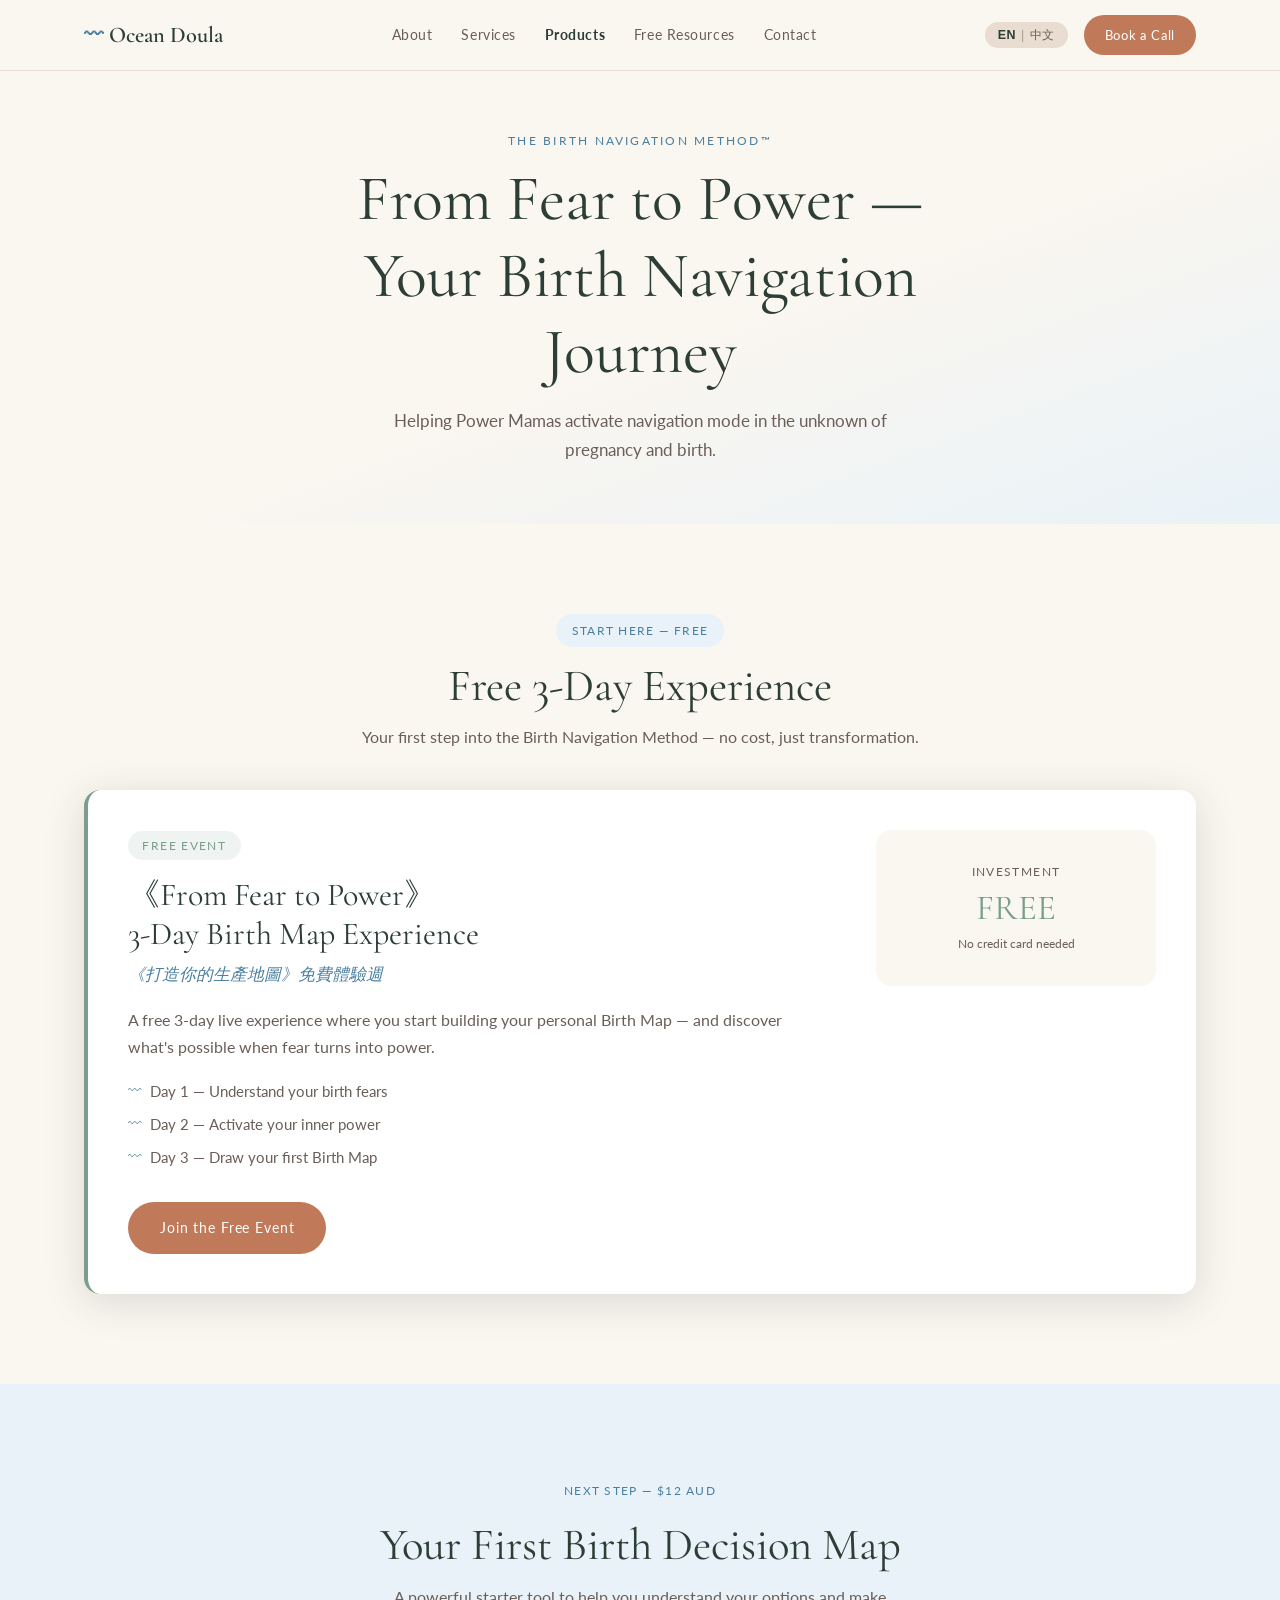
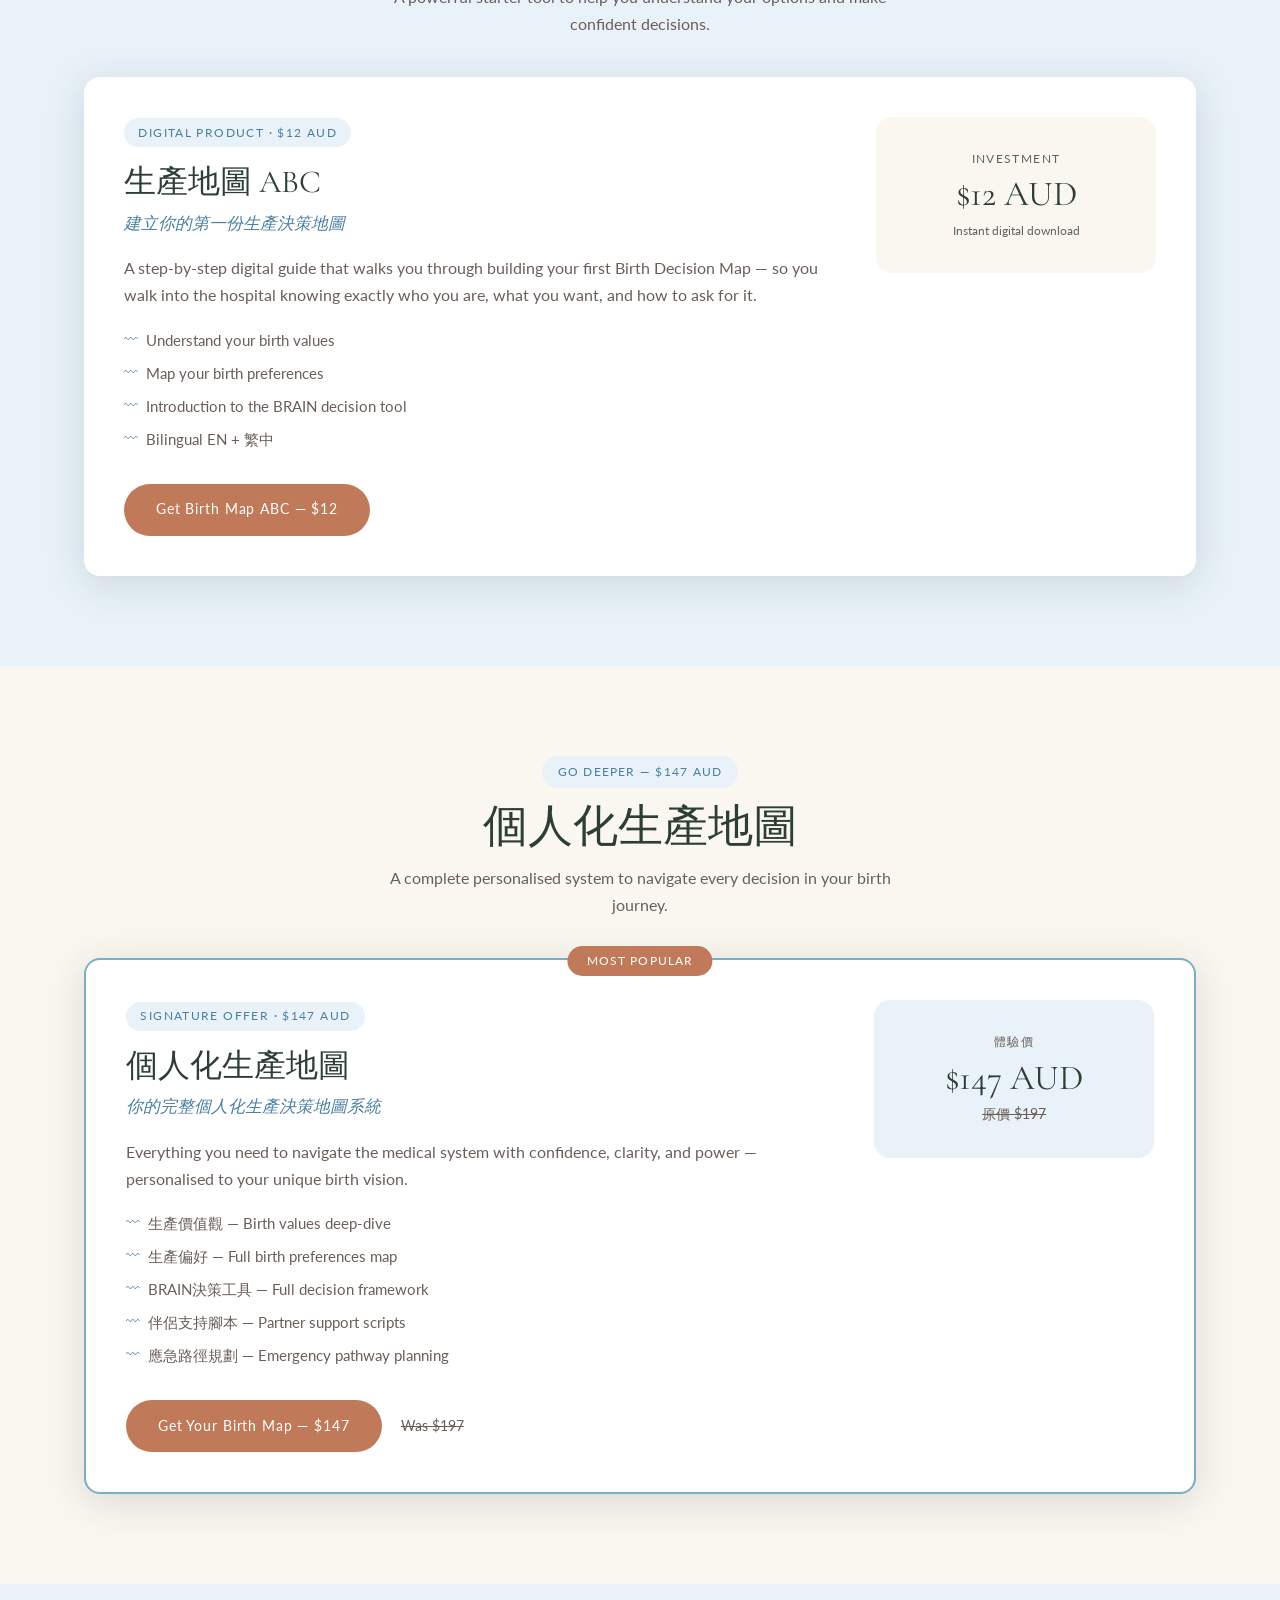
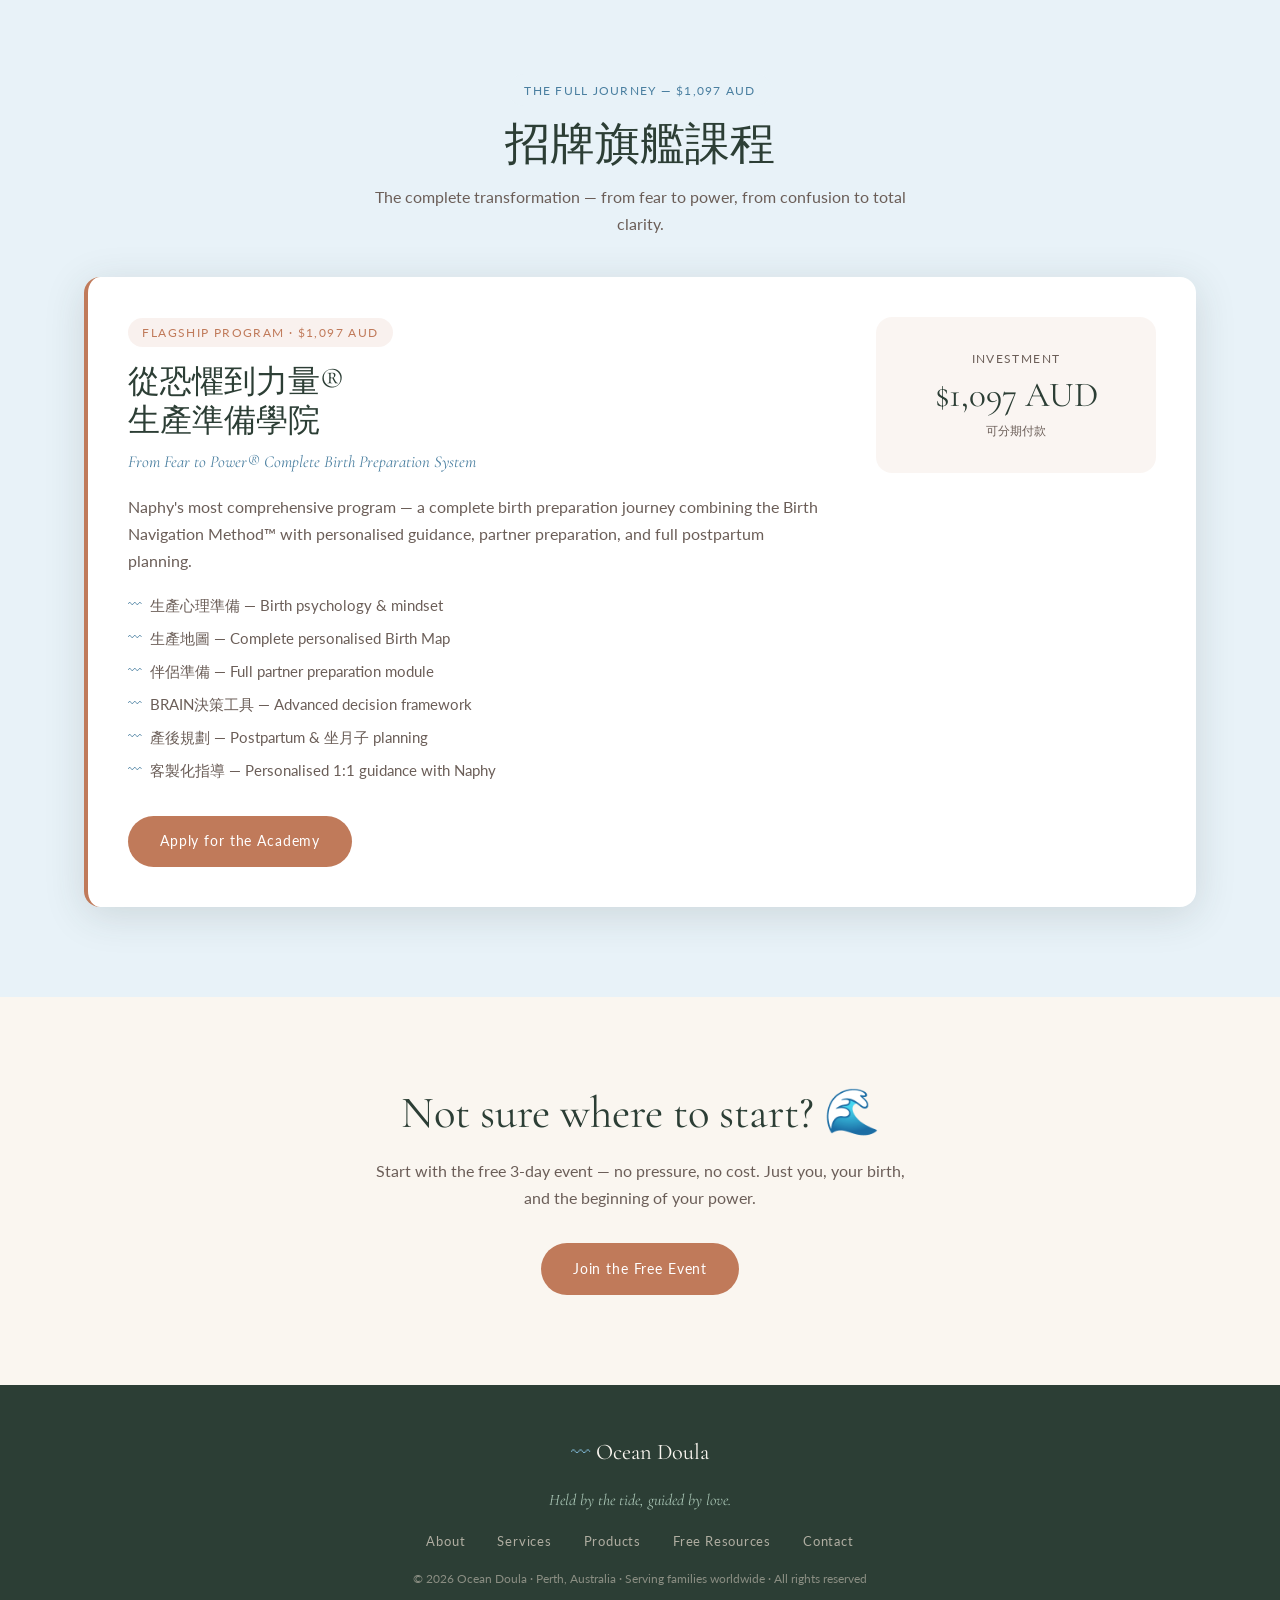
<file: products.html>
<!DOCTYPE html>
<html lang="en">
<head>
  <meta charset="UTF-8" />
  <meta name="viewport" content="width=device-width, initial-scale=1.0" />
  <title>Products | Ocean Doula</title>
  <link href="https://fonts.googleapis.com/css2?family=Cormorant+Garamond:ital,wght@0,300;0,400;0,600;1,300;1,400&family=Lato:wght@300;400&display=swap" rel="stylesheet" />
  <link rel="stylesheet" href="style.css" />
  <link rel="stylesheet" href="products.css" />
</head>
<body>

<!-- ───────────── NAVBAR ───────────── -->
<header class="navbar">
  <div class="nav-inner">
    <a href="index.html" class="logo">
      <span class="logo-wave">〰</span>
      <span class="logo-text" data-en="Ocean Doula" data-zh="海洋媽媽孕產支持">Ocean Doula</span>
    </a>
    <nav class="nav-links">
      <a href="index.html#about"    data-en="About"          data-zh="關於我">About</a>
      <a href="index.html#services" data-en="Services"       data-zh="服務">Services</a>
      <a href="products.html"       data-en="Products"       data-zh="產品" class="active">Products</a>
      <a href="resources.html"      data-en="Free Resources" data-zh="免費資源">Free Resources</a>
      <a href="index.html#contact"  data-en="Contact"        data-zh="聯繫">Contact</a>
    </nav>
    <div class="nav-right">
      <button class="lang-toggle" id="langToggle" aria-label="Switch language">
        <span class="lang-option active" id="langEN">EN</span>
        <span class="lang-sep">|</span>
        <span class="lang-option" id="langZH">中文</span>
      </button>
      <a href="index.html#contact" class="btn-primary nav-cta"
         data-en="Book a Call" data-zh="預約通話">Book a Call</a>
    </div>
  </div>
</header>

<!-- ───────────── PAGE HERO ───────────── -->
<section class="page-hero">
  <div class="page-hero-inner">
    <p class="section-eyebrow center"
       data-en="The Birth Navigation Method™"
       data-zh="生產導航法™">The Birth Navigation Method™</p>
    <h1 class="center"
        data-en="From Fear to Power —<br>Your Birth Navigation Journey"
        data-zh="從恐懼到力量 —<br>你的生產導航旅程">From Fear to Power —<br>Your Birth Navigation Journey</h1>
    <p class="page-hero-sub center"
       data-en="Helping Power Mamas activate navigation mode in the unknown of pregnancy and birth."
       data-zh="幫助力量媽媽在孕產的未知中開啟導航模式。">Helping Power Mamas activate navigation mode in the unknown of pregnancy and birth.</p>
  </div>
</section>

<!-- ───────────── PRODUCT LADDER ───────────── -->
<section class="products-section section">
  <div class="container">
    <div class="section-header">
      <span class="product-category-tag"
            data-en="Start Here — Free" data-zh="從這裡開始 — 免費">Start Here — Free</span>
      <h2 data-en="Free 3-Day Experience" data-zh="免費3天體驗">Free 3-Day Experience</h2>
      <p data-en="Your first step into the Birth Navigation Method — no cost, just transformation."
         data-zh="踏入生產導航法的第一步 — 免費，只有蛻變。">Your first step into the Birth Navigation Method — no cost, just transformation.</p>
    </div>

    <div class="ladder-card free-card">
      <div class="ladder-left">
        <div class="ladder-tag free-tag" data-en="FREE EVENT" data-zh="免費活動">FREE EVENT</div>
        <h2 data-en="《From Fear to Power》<br>3-Day Birth Map Experience"
            data-zh="《從恐懼到力量》<br>3天生產地圖體驗週">《From Fear to Power》<br>3-Day Birth Map Experience</h2>
        <p class="ladder-subtitle"
           data-en="《打造你的生產地圖》免費體驗週"
           data-zh="《打造你的生產地圖》免費體驗週">《打造你的生產地圖》免費體驗週</p>
        <p data-en="A free 3-day live experience where you start building your personal Birth Map — and discover what's possible when fear turns into power."
           data-zh="免費3天線上體驗，開始建立你的個人生產地圖 — 發現當恐懼轉化為力量時，一切皆有可能。">A free 3-day live experience where you start building your personal Birth Map — and discover what's possible when fear turns into power.</p>
        <ul class="ladder-list">
          <li data-en="Day 1 — Understand your birth fears" data-zh="第1天 — 了解你的生產恐懼">Day 1 — Understand your birth fears</li>
          <li data-en="Day 2 — Activate your inner power" data-zh="第2天 — 啟動你的內在力量">Day 2 — Activate your inner power</li>
          <li data-en="Day 3 — Draw your first Birth Map" data-zh="第3天 — 繪製你的第一份生產地圖">Day 3 — Draw your first Birth Map</li>
        </ul>
        <a href="index.html#contact" class="btn-primary"
           data-en="Join the Free Event" data-zh="加入免費活動">Join the Free Event</a>
      </div>
      <div class="ladder-right">
        <div class="ladder-price-box">
          <span class="ladder-price-label" data-en="Investment" data-zh="費用">Investment</span>
          <span class="ladder-price free-price" data-en="FREE" data-zh="免費">FREE</span>
          <span class="ladder-price-note" data-en="No credit card needed" data-zh="無需信用卡">No credit card needed</span>
        </div>
      </div>
    </div>
  </div>
</section>

<!-- ───────────── $12 OFFER ───────────── -->
<section class="products-section section bg-mist">
  <div class="container">
    <div class="section-header">
      <span class="product-category-tag"
            data-en="Next Step — $12 AUD" data-zh="下一步 — $12 澳幣">Next Step — $12 AUD</span>
      <h2 data-en="Your First Birth Decision Map" data-zh="你的第一份生產決策地圖">Your First Birth Decision Map</h2>
      <p data-en="A powerful starter tool to help you understand your options and make confident decisions."
         data-zh="幫助你了解選擇並自信做決定的強大入門工具。">A powerful starter tool to help you understand your options and make confident decisions.</p>
    </div>

    <div class="ladder-card">
      <div class="ladder-left">
        <div class="ladder-tag" data-en="DIGITAL PRODUCT · $12 AUD" data-zh="數位產品 · $12 澳幣">DIGITAL PRODUCT · $12 AUD</div>
        <h2 data-en="Birth Map ABC" data-zh="生產地圖 ABC">生產地圖 ABC</h2>
        <p class="ladder-subtitle"
           data-en="Build Your First Birth Decision Map"
           data-zh="建立你的第一份生產決策地圖">建立你的第一份生產決策地圖</p>
        <p data-en="A step-by-step digital guide that walks you through building your first Birth Decision Map — so you walk into the hospital knowing exactly who you are, what you want, and how to ask for it."
           data-zh="一份循序漸進的數位指南，引導你建立第一份生產決策地圖 — 讓你走進醫院時清楚知道自己是誰、想要什麼，以及如何為自己發聲。">A step-by-step digital guide that walks you through building your first Birth Decision Map — so you walk into the hospital knowing exactly who you are, what you want, and how to ask for it.</p>
        <ul class="ladder-list">
          <li data-en="Understand your birth values" data-zh="了解你的生產價值觀">Understand your birth values</li>
          <li data-en="Map your birth preferences" data-zh="規劃你的生產偏好">Map your birth preferences</li>
          <li data-en="Introduction to the BRAIN decision tool" data-zh="BRAIN決策工具入門">Introduction to the BRAIN decision tool</li>
          <li data-en="Bilingual EN + 繁中" data-zh="中英雙語版本">Bilingual EN + 繁中</li>
        </ul>
        <a href="index.html#contact" class="btn-primary"
           data-en="Get Birth Map ABC — $12" data-zh="立即獲取 生產地圖 ABC — $12">Get Birth Map ABC — $12</a>
      </div>
      <div class="ladder-right">
        <div class="ladder-price-box">
          <span class="ladder-price-label" data-en="Investment" data-zh="費用">Investment</span>
          <span class="ladder-price" data-en="$12 AUD" data-zh="$12 澳幣">$12 AUD</span>
          <span class="ladder-price-note" data-en="Instant digital download" data-zh="即時數位下載">Instant digital download</span>
        </div>
      </div>
    </div>
  </div>
</section>

<!-- ───────────── $147 OFFER ───────────── -->
<section class="products-section section">
  <div class="container">
    <div class="section-header">
      <span class="product-category-tag"
            data-en="Go Deeper — $147 AUD" data-zh="深入了解 — $147 澳幣">Go Deeper — $147 AUD</span>
      <h2 data-en="Your Personalised Birth Map" data-zh="個人化生產地圖">個人化生產地圖</h2>
      <p data-en="A complete personalised system to navigate every decision in your birth journey."
         data-zh="完整個人化系統，引導你應對生產旅程中的每一個決定。">A complete personalised system to navigate every decision in your birth journey.</p>
    </div>

    <div class="ladder-card featured-ladder">
      <div class="ladder-badge" data-en="Most Popular" data-zh="最受歡迎">Most Popular</div>
      <div class="ladder-left">
        <div class="ladder-tag featured-tag" data-en="SIGNATURE OFFER · $147 AUD" data-zh="招牌產品 · $147 澳幣">SIGNATURE OFFER · $147 AUD</div>
        <h2 data-en="個人化生產地圖" data-zh="個人化生產地圖">個人化生產地圖</h2>
        <p class="ladder-subtitle"
           data-en="Your complete personalised Birth Decision Map system"
           data-zh="你的完整個人化生產決策地圖系統">你的完整個人化生產決策地圖系統</p>
        <p data-en="Everything you need to navigate the medical system with confidence, clarity, and power — personalised to your unique birth vision."
           data-zh="引導你以自信、清晰和力量應對醫療系統所需的一切 — 根據你獨特的生產願景個人化定制。">Everything you need to navigate the medical system with confidence, clarity, and power — personalised to your unique birth vision.</p>
        <ul class="ladder-list">
          <li data-en="生產價值觀 — Birth values deep-dive" data-zh="生產價值觀 — 深入探索生產價值觀">生產價值觀 — Birth values deep-dive</li>
          <li data-en="生產偏好 — Full birth preferences map" data-zh="生產偏好 — 完整生產偏好地圖">生產偏好 — Full birth preferences map</li>
          <li data-en="BRAIN決策工具 — Full decision framework" data-zh="BRAIN決策工具 — 完整決策框架">BRAIN決策工具 — Full decision framework</li>
          <li data-en="伴侶支持腳本 — Partner support scripts" data-zh="伴侶支持腳本 — 伴侶支持腳本">伴侶支持腳本 — Partner support scripts</li>
          <li data-en="應急路徑規劃 — Emergency pathway planning" data-zh="應急路徑規劃 — 應急路徑規劃">應急路徑規劃 — Emergency pathway planning</li>
        </ul>
        <div class="ladder-cta-row">
          <a href="index.html#contact" class="btn-primary"
             data-en="Get Your Birth Map — $147" data-zh="立即獲取 個人化生產地圖 — $147">Get Your Birth Map — $147</a>
          <span class="ladder-was"
                data-en="Was $197" data-zh="原價 $197">Was $197</span>
        </div>
      </div>
      <div class="ladder-right">
        <div class="ladder-price-box featured-price-box">
          <span class="ladder-price-label" data-en="Experience Price" data-zh="體驗價">體驗價</span>
          <span class="ladder-price" data-en="$147 AUD" data-zh="$147 澳幣">$147 AUD</span>
          <span class="ladder-price-was" data-en="Was $197" data-zh="原價 $197">原價 $197</span>
        </div>
      </div>
    </div>
  </div>
</section>

<!-- ───────────── $1097 SIGNATURE ───────────── -->
<section class="products-section section bg-mist">
  <div class="container">
    <div class="section-header">
      <span class="product-category-tag"
            data-en="The Full Journey — $1,097 AUD" data-zh="完整旅程 — $1,097 澳幣">The Full Journey — $1,097 AUD</span>
      <h2 data-en="The Signature Program" data-zh="招牌旗艦課程">招牌旗艦課程</h2>
      <p data-en="The complete transformation — from fear to power, from confusion to total clarity."
         data-zh="完整的蛻變 — 從恐懼到力量，從迷茫到徹底清晰。">The complete transformation — from fear to power, from confusion to total clarity.</p>
    </div>

    <div class="ladder-card signature-card">
      <div class="ladder-left">
        <div class="ladder-tag signature-tag" data-en="FLAGSHIP PROGRAM · $1,097 AUD" data-zh="旗艦課程 · $1,097 澳幣">FLAGSHIP PROGRAM · $1,097 AUD</div>
        <h2 data-en="從恐懼到力量® 生產準備學院" data-zh="從恐懼到力量® 生產準備學院">從恐懼到力量®<br>生產準備學院</h2>
        <p class="ladder-subtitle"
           data-en="From Fear to Power® Complete Birth Preparation System"
           data-zh="完整生產準備系統">From Fear to Power® Complete Birth Preparation System</p>
        <p data-en="Naphy's most comprehensive program — a complete birth preparation journey combining the Birth Navigation Method™ with personalised guidance, partner preparation, and full postpartum planning."
           data-zh="Naphy最全面的課程 — 結合生產導航法™、個人化指導、伴侶準備和完整產後規劃的完整生產準備旅程。">Naphy's most comprehensive program — a complete birth preparation journey combining the Birth Navigation Method™ with personalised guidance, partner preparation, and full postpartum planning.</p>
        <ul class="ladder-list">
          <li data-en="生產心理準備 — Birth psychology &amp; mindset" data-zh="生產心理準備 — 生產心理與心態準備">生產心理準備 — Birth psychology &amp; mindset</li>
          <li data-en="生產地圖 — Complete personalised Birth Map" data-zh="生產地圖 — 完整個人化生產地圖">生產地圖 — Complete personalised Birth Map</li>
          <li data-en="伴侶準備 — Full partner preparation module" data-zh="伴侶準備 — 完整伴侶準備模組">伴侶準備 — Full partner preparation module</li>
          <li data-en="BRAIN決策工具 — Advanced decision framework" data-zh="BRAIN決策工具 — 進階決策框架">BRAIN決策工具 — Advanced decision framework</li>
          <li data-en="產後規劃 — Postpartum &amp; 坐月子 planning" data-zh="產後規劃 — 產後與坐月子規劃">產後規劃 — Postpartum &amp; 坐月子 planning</li>
          <li data-en="客製化指導 — Personalised 1:1 guidance with Naphy" data-zh="客製化指導 — 與Naphy的個人化1對1指導">客製化指導 — Personalised 1:1 guidance with Naphy</li>
        </ul>
        <a href="index.html#contact" class="btn-primary"
           data-en="Apply for the Academy" data-zh="申請加入學院">Apply for the Academy</a>
      </div>
      <div class="ladder-right">
        <div class="ladder-price-box signature-price-box">
          <span class="ladder-price-label" data-en="Investment" data-zh="費用">Investment</span>
          <span class="ladder-price" data-en="$1,097 AUD" data-zh="$1,097 澳幣">$1,097 AUD</span>
          <span class="ladder-price-note" data-en="Payment plans available" data-zh="可分期付款">可分期付款</span>
        </div>
      </div>
    </div>
  </div>
</section>

<!-- ───────────── NOT SURE CTA ───────────── -->
<section class="notify-cta section">
  <div class="container notify-inner">
    <h2 data-en="Not sure where to start? 🌊" data-zh="不確定從哪裡開始？🌊">Not sure where to start? 🌊</h2>
    <p data-en="Start with the free 3-day event — no pressure, no cost. Just you, your birth, and the beginning of your power."
       data-zh="從免費3天體驗開始 — 沒有壓力，不需費用。只有你、你的分娩，以及力量的起點。">Start with the free 3-day event — no pressure, no cost. Just you, your birth, and the beginning of your power.</p>
    <a href="index.html#contact" class="btn-primary"
       data-en="Join the Free Event" data-zh="加入免費活動">Join the Free Event</a>
  </div>
</section>

<!-- ───────────── FOOTER ───────────── -->
<footer class="footer">
  <div class="footer-inner">
    <div class="footer-brand">
      <span class="logo-wave">〰</span>
      <span class="logo-text">Ocean Doula</span>
    </div>
    <p class="footer-tagline"
       data-en="Held by the tide, guided by love."
       data-zh="潮水相伴，愛意引領。">Held by the tide, guided by love.</p>
    <nav class="footer-nav">
      <a href="index.html#about"    data-en="About"          data-zh="關於我">About</a>
      <a href="index.html#services" data-en="Services"       data-zh="服務">Services</a>
      <a href="products.html"       data-en="Products"       data-zh="產品">Products</a>
      <a href="resources.html"      data-en="Free Resources" data-zh="免費資源">Free Resources</a>
      <a href="index.html#contact"  data-en="Contact"        data-zh="聯繫">Contact</a>
    </nav>
    <p class="footer-copy"
       data-en="© 2026 Ocean Doula · Perth, Australia · Serving families worldwide · All rights reserved"
       data-zh="© 2026 海洋媽媽孕產支持・澳大利亞珀斯・線上服務全球家庭・保留所有權利">© 2026 Ocean Doula · Perth, Australia · Serving families worldwide · All rights reserved</p>
  </div>
</footer>

<script src="script.js"></script>
</body>
</html>
</file>
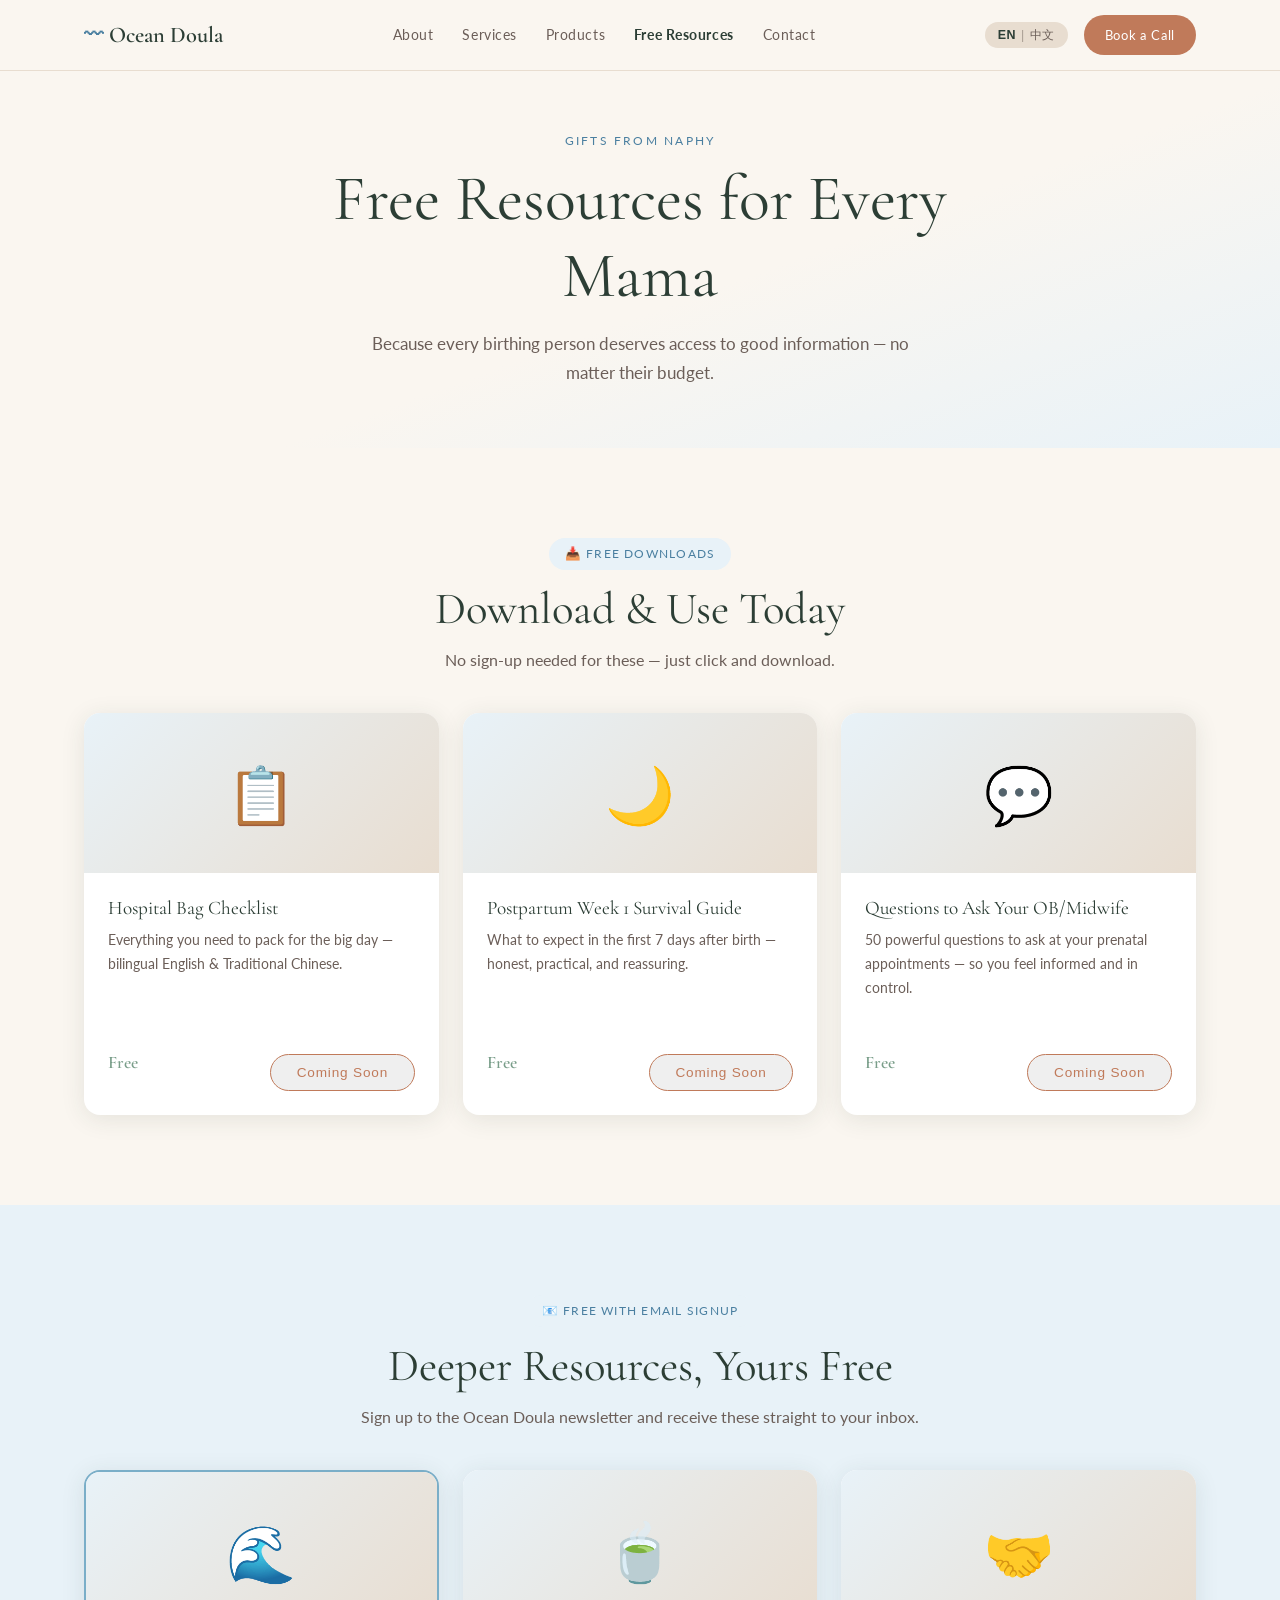
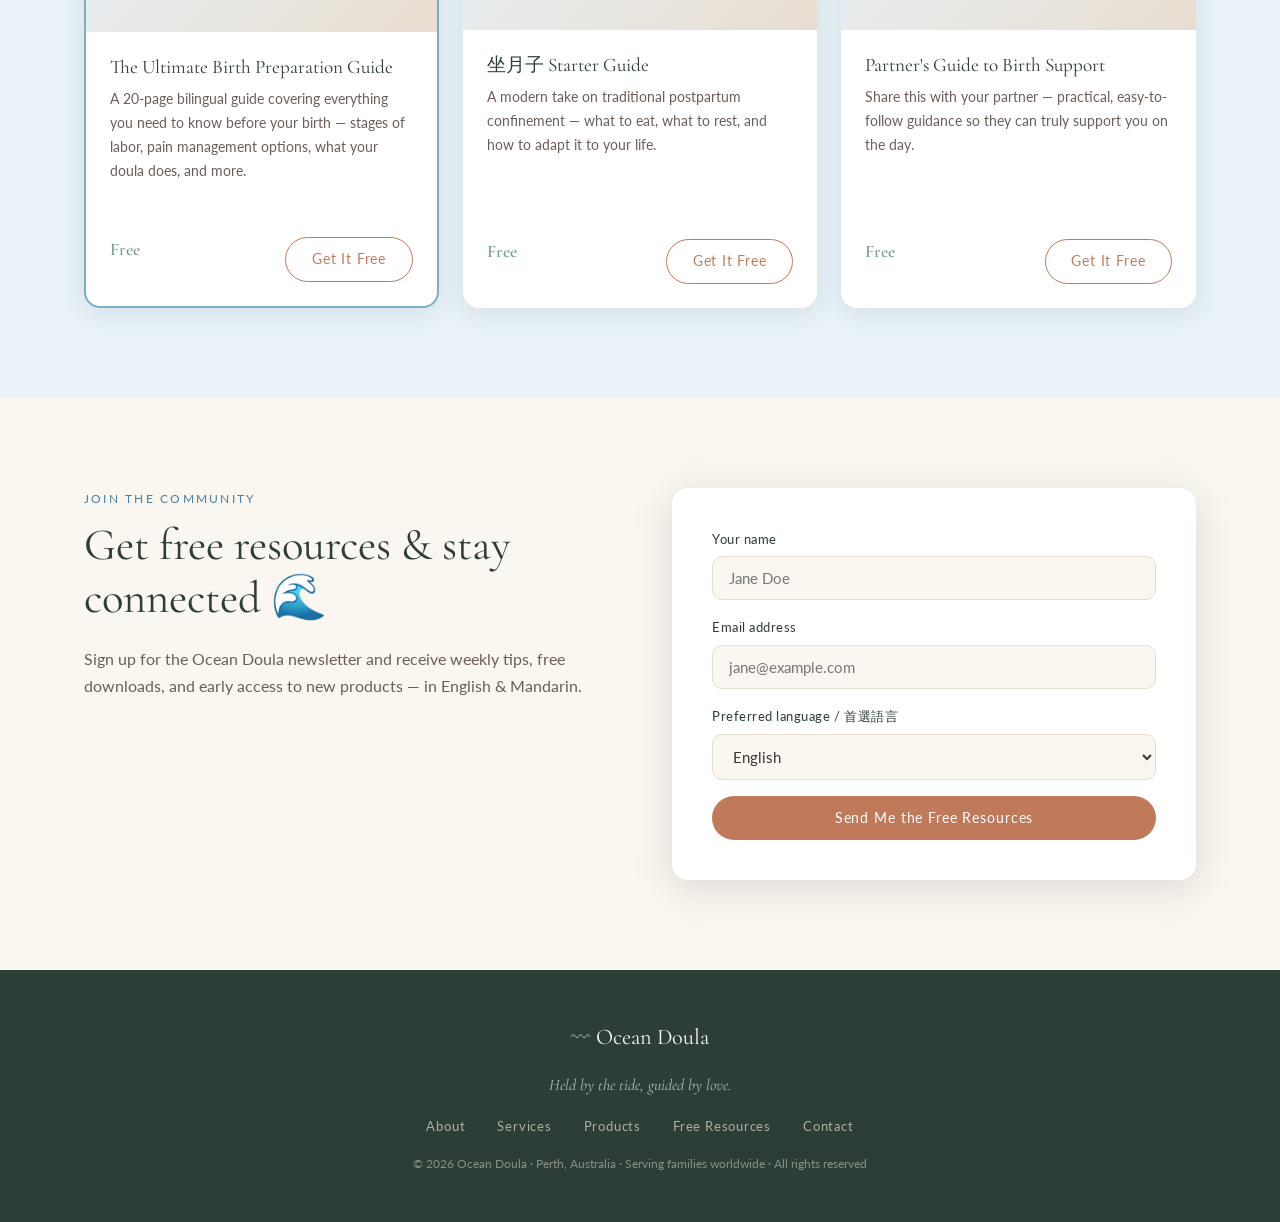
<file: resources.html>
<!DOCTYPE html>
<html lang="en">
<head>
  <meta charset="UTF-8" />
  <meta name="viewport" content="width=device-width, initial-scale=1.0" />
  <title>Free Resources | Ocean Doula</title>
  <link href="https://fonts.googleapis.com/css2?family=Cormorant+Garamond:ital,wght@0,300;0,400;0,600;1,300;1,400&family=Lato:wght@300;400&display=swap" rel="stylesheet" />
  <link rel="stylesheet" href="style.css" />
  <link rel="stylesheet" href="products.css" />
</head>
<body>

<!-- ───────────── NAVBAR ───────────── -->
<header class="navbar">
  <div class="nav-inner">
    <a href="index.html" class="logo">
      <span class="logo-wave">〰</span>
      <span class="logo-text" data-en="Ocean Doula" data-zh="海洋媽媽孕產支持">Ocean Doula</span>
    </a>
    <nav class="nav-links">
      <a href="index.html#about"    data-en="About"          data-zh="關於我">About</a>
      <a href="index.html#services" data-en="Services"       data-zh="服務">Services</a>
      <a href="products.html"       data-en="Products"       data-zh="產品">Products</a>
      <a href="resources.html"      data-en="Free Resources" data-zh="免費資源" class="active">Free Resources</a>
      <a href="index.html#contact"  data-en="Contact"        data-zh="聯繫">Contact</a>
    </nav>
    <div class="nav-right">
      <button class="lang-toggle" id="langToggle" aria-label="Switch language">
        <span class="lang-option active" id="langEN">EN</span>
        <span class="lang-sep">|</span>
        <span class="lang-option" id="langZH">中文</span>
      </button>
      <a href="index.html#contact" class="btn-primary nav-cta"
         data-en="Book a Call" data-zh="預約通話">Book a Call</a>
    </div>
  </div>
</header>

<!-- ───────────── PAGE HERO ───────────── -->
<section class="page-hero">
  <div class="page-hero-inner">
    <p class="section-eyebrow center" data-en="Gifts from Naphy" data-zh="Naphy的贈禮">Gifts from Naphy</p>
    <h1 class="center" data-en="Free Resources for Every Mama" data-zh="給每位媽媽的免費資源">Free Resources for Every Mama</h1>
    <p class="page-hero-sub center"
       data-en="Because every birthing person deserves access to good information — no matter their budget."
       data-zh="因為每一位分娩者都應該獲得優質資訊 — 無論預算多少。">Because every birthing person deserves access to good information — no matter their budget.</p>
  </div>
</section>

<!-- ───────────── FREE DOWNLOADS ───────────── -->
<section class="products-section section">
  <div class="container">
    <div class="section-header">
      <span class="product-category-tag" data-en="📥 Free Downloads" data-zh="📥 免費下載">📥 Free Downloads</span>
      <h2 data-en="Download &amp; Use Today" data-zh="立即下載使用">Download &amp; Use Today</h2>
      <p data-en="No sign-up needed for these — just click and download." data-zh="無需註冊 — 直接點擊下載。">No sign-up needed for these — just click and download.</p>
    </div>
    <div class="product-grid">

      <div class="product-card">
        <div class="product-img-wrap">
          <div class="product-img-placeholder">📋</div>
        </div>
        <div class="product-info">
          <h3 data-en="Hospital Bag Checklist" data-zh="待產包清單">Hospital Bag Checklist</h3>
          <p data-en="Everything you need to pack for the big day — bilingual English &amp; Traditional Chinese." data-zh="您需要為大日子準備的一切 — 英文與繁體中文雙語版。">Everything you need to pack for the big day — bilingual English &amp; Traditional Chinese.</p>
          <div class="product-footer">
            <span class="product-price free" data-en="Free" data-zh="免費">Free</span>
            <button class="btn-card" data-en="Coming Soon" data-zh="即將推出">Coming Soon</button>
          </div>
        </div>
      </div>

      <div class="product-card">
        <div class="product-img-wrap">
          <div class="product-img-placeholder">🌙</div>
        </div>
        <div class="product-info">
          <h3 data-en="Postpartum Week 1 Survival Guide" data-zh="產後第一週生存指南">Postpartum Week 1 Survival Guide</h3>
          <p data-en="What to expect in the first 7 days after birth — honest, practical, and reassuring." data-zh="分娩後前7天的預期事項 — 誠實、實用且令人安心。">What to expect in the first 7 days after birth — honest, practical, and reassuring.</p>
          <div class="product-footer">
            <span class="product-price free" data-en="Free" data-zh="免費">Free</span>
            <button class="btn-card" data-en="Coming Soon" data-zh="即將推出">Coming Soon</button>
          </div>
        </div>
      </div>

      <div class="product-card">
        <div class="product-img-wrap">
          <div class="product-img-placeholder">💬</div>
        </div>
        <div class="product-info">
          <h3 data-en="Questions to Ask Your OB/Midwife" data-zh="詢問婦產科醫師／助產師的問題">Questions to Ask Your OB/Midwife</h3>
          <p data-en="50 powerful questions to ask at your prenatal appointments — so you feel informed and in control." data-zh="50個在產前檢查時可以詢問的有力問題 — 讓您感到知情且掌握主動。">50 powerful questions to ask at your prenatal appointments — so you feel informed and in control.</p>
          <div class="product-footer">
            <span class="product-price free" data-en="Free" data-zh="免費">Free</span>
            <button class="btn-card" data-en="Coming Soon" data-zh="即將推出">Coming Soon</button>
          </div>
        </div>
      </div>

    </div>
  </div>
</section>

<!-- ───────────── EMAIL FREEBIES ───────────── -->
<section class="products-section section bg-mist">
  <div class="container">
    <div class="section-header">
      <span class="product-category-tag" data-en="📧 Free with Email Signup" data-zh="📧 訂閱信箱免費獲取">📧 Free with Email Signup</span>
      <h2 data-en="Deeper Resources, Yours Free" data-zh="更深入的資源，免費送您">Deeper Resources, Yours Free</h2>
      <p data-en="Sign up to the Ocean Doula newsletter and receive these straight to your inbox." data-zh="訂閱海洋導樂電子報，直接收到這些資源。">Sign up to the Ocean Doula newsletter and receive these straight to your inbox.</p>
    </div>
    <div class="product-grid">

      <div class="product-card featured-product">
        <div class="product-img-wrap">
          <div class="product-img-placeholder">🌊</div>
        </div>
        <div class="product-info">
          <h3 data-en="The Ultimate Birth Preparation Guide" data-zh="終極分娩準備指南">The Ultimate Birth Preparation Guide</h3>
          <p data-en="A 20-page bilingual guide covering everything you need to know before your birth — stages of labor, pain management options, what your doula does, and more." data-zh="20頁雙語指南，涵蓋分娩前您需要了解的一切 — 產程階段、疼痛管理選項、導樂的作用等。">A 20-page bilingual guide covering everything you need to know before your birth — stages of labor, pain management options, what your doula does, and more.</p>
          <div class="product-footer">
            <span class="product-price free" data-en="Free" data-zh="免費">Free</span>
            <a href="#signup" class="btn-card" data-en="Get It Free" data-zh="免費獲取">Get It Free</a>
          </div>
        </div>
      </div>

      <div class="product-card">
        <div class="product-img-wrap">
          <div class="product-img-placeholder">🍵</div>
        </div>
        <div class="product-info">
          <h3 data-en="坐月子 Starter Guide" data-zh="坐月子入門指南">坐月子 Starter Guide</h3>
          <p data-en="A modern take on traditional postpartum confinement — what to eat, what to rest, and how to adapt it to your life." data-zh="現代版傳統坐月子 — 吃什麼、如何休息，以及如何融入您的生活。">A modern take on traditional postpartum confinement — what to eat, what to rest, and how to adapt it to your life.</p>
          <div class="product-footer">
            <span class="product-price free" data-en="Free" data-zh="免費">Free</span>
            <a href="#signup" class="btn-card" data-en="Get It Free" data-zh="免費獲取">Get It Free</a>
          </div>
        </div>
      </div>

      <div class="product-card">
        <div class="product-img-wrap">
          <div class="product-img-placeholder">🤝</div>
        </div>
        <div class="product-info">
          <h3 data-en="Partner's Guide to Birth Support" data-zh="伴侶分娩支持指南">Partner's Guide to Birth Support</h3>
          <p data-en="Share this with your partner — practical, easy-to-follow guidance so they can truly support you on the day." data-zh="分享給您的伴侶 — 實用易懂的指導，讓他們在大日子真正支持您。">Share this with your partner — practical, easy-to-follow guidance so they can truly support you on the day.</p>
          <div class="product-footer">
            <span class="product-price free" data-en="Free" data-zh="免費">Free</span>
            <a href="#signup" class="btn-card" data-en="Get It Free" data-zh="免費獲取">Get It Free</a>
          </div>
        </div>
      </div>

    </div>
  </div>
</section>

<!-- ───────────── EMAIL SIGNUP ───────────── -->
<section id="signup" class="signup-section section">
  <div class="container signup-inner">
    <div class="signup-text">
      <p class="section-eyebrow" data-en="Join the Community" data-zh="加入社群">Join the Community</p>
      <h2 data-en="Get free resources &amp; stay connected 🌊" data-zh="獲取免費資源並保持聯繫 🌊">Get free resources &amp; stay connected 🌊</h2>
      <p data-en="Sign up for the Ocean Doula newsletter and receive weekly tips, free downloads, and early access to new products — in English &amp; Mandarin." data-zh="訂閱海洋導樂電子報，每週獲取提示、免費下載和新產品優先體驗 — 中英雙語。">Sign up for the Ocean Doula newsletter and receive weekly tips, free downloads, and early access to new products — in English &amp; Mandarin.</p>
    </div>
    <form class="signup-form" onsubmit="handleSignup(event)">
      <div class="form-group">
        <label data-en="Your name" data-zh="您的姓名">Your name</label>
        <input type="text" name="name" required placeholder="Jane Doe" />
      </div>
      <div class="form-group">
        <label data-en="Email address" data-zh="電子郵件地址">Email address</label>
        <input type="email" name="email" required placeholder="jane@example.com" />
      </div>
      <div class="form-group">
        <label data-en="Preferred language / 首選語言" data-zh="首選語言 / Preferred language">Preferred language / 首選語言</label>
        <select name="language">
          <option value="english"  data-en="English"          data-zh="英語">English</option>
          <option value="mandarin" data-en="Mandarin (普通話)" data-zh="普通話">Mandarin (普通話)</option>
          <option value="both"     data-en="Both / 兩者"       data-zh="兩者 / Both">Both / 兩者</option>
        </select>
      </div>
      <button type="submit" class="btn-primary full-width"
              data-en="Send Me the Free Resources" data-zh="傳送免費資源給我">Send Me the Free Resources</button>
      <div class="form-success hidden" id="signupSuccess">
        <p data-en="✨ You're in! Check your inbox for your free resources."
           data-zh="✨ 成功訂閱！請查看您的信箱獲取免費資源。">✨ You're in! Check your inbox for your free resources.</p>
      </div>
    </form>
  </div>
</section>

<!-- ───────────── FOOTER ───────────── -->
<footer class="footer">
  <div class="footer-inner">
    <div class="footer-brand">
      <span class="logo-wave">〰</span>
      <span class="logo-text">Ocean Doula</span>
    </div>
    <p class="footer-tagline"
       data-en="Held by the tide, guided by love."
       data-zh="潮水相伴，愛意引領。">Held by the tide, guided by love.</p>
    <nav class="footer-nav">
      <a href="index.html#about"    data-en="About"          data-zh="關於我">About</a>
      <a href="index.html#services" data-en="Services"       data-zh="服務">Services</a>
      <a href="products.html"       data-en="Products"       data-zh="產品">Products</a>
      <a href="resources.html"      data-en="Free Resources" data-zh="免費資源">Free Resources</a>
      <a href="index.html#contact"  data-en="Contact"        data-zh="聯繫">Contact</a>
    </nav>
    <p class="footer-copy"
       data-en="© 2026 Ocean Doula · Perth, Australia · Serving families worldwide · All rights reserved"
       data-zh="© 2026 海洋媽媽孕產支持・澳大利亞珀斯・線上服務全球家庭・保留所有權利">© 2026 Ocean Doula · Perth, Australia · Serving families worldwide · All rights reserved</p>
  </div>
</footer>

<script src="script.js"></script>
<script>
function handleSignup(e) {
  e.preventDefault();
  const btn = e.target.querySelector('button[type="submit"]');
  btn.textContent = '...';
  btn.disabled = true;
  setTimeout(() => {
    e.target.reset();
    btn.style.display = 'none';
    document.getElementById('signupSuccess').classList.remove('hidden');
  }, 1200);
}
</script>
</body>
</html>
</file>
<file: style.css>
/* ── Variables ── */
:root {
  --cream:       #faf6f0;
  --sand:        #e8ddd0;
  --terracotta:  #c07a5a;
  --terracotta-dark: #a0644a;
  --sage:        #7a9e8a;
  --sage-light:  #a8c4b4;
  --ocean:       #4a7fa0;
  --ocean-light: #7aaec8;
  --ocean-mist:  #e8f2f8;
  --deep:        #2c3e35;
  --text:        #3d3530;
  --text-light:  #6b5e58;
  --white:       #ffffff;

  --font-serif: 'Cormorant Garamond', Georgia, serif;
  --font-sans:  'Lato', system-ui, sans-serif;
  --radius:     16px;
  --shadow:     0 4px 24px rgba(44, 62, 53, 0.10);
  --shadow-lg:  0 8px 40px rgba(44, 62, 53, 0.15);
}

/* ── Reset ── */
*, *::before, *::after { box-sizing: border-box; margin: 0; padding: 0; }
html { scroll-behavior: smooth; }
body {
  font-family: var(--font-sans);
  background: var(--cream);
  color: var(--text);
  line-height: 1.7;
  font-size: 16px;
}
img { max-width: 100%; display: block; }
a { color: inherit; text-decoration: none; }
ul { list-style: none; }

/* ── Typography ── */
h1, h2, h3, h4 {
  font-family: var(--font-serif);
  font-weight: 400;
  line-height: 1.2;
  color: var(--deep);
}
h1 { font-size: clamp(2.4rem, 5vw, 4rem); }
h2 { font-size: clamp(2rem, 3.5vw, 2.8rem); margin-bottom: 1.2rem; }
h3 { font-size: 1.5rem; margin-bottom: .5rem; }
h4 { font-size: 1.2rem; margin-bottom: .5rem; }
p  { margin-bottom: 1rem; color: var(--text-light); }

.section-eyebrow {
  font-family: var(--font-sans);
  font-size: .78rem;
  font-weight: 400;
  letter-spacing: .18em;
  text-transform: uppercase;
  color: var(--ocean);
  margin-bottom: .6rem;
}
.center { text-align: center; }

/* ── Layout ── */
.container {
  max-width: 1160px;
  margin: 0 auto;
  padding: 0 1.5rem;
}
.section { padding: 90px 0; }
.bg-mist { background: var(--ocean-mist); }
.two-col {
  display: grid;
  grid-template-columns: 1fr 1fr;
  gap: 5rem;
  align-items: center;
}

/* ── Buttons ── */
.btn-primary {
  display: inline-block;
  background: var(--terracotta);
  color: var(--white);
  padding: .85rem 2rem;
  border-radius: 50px;
  font-family: var(--font-sans);
  font-size: .9rem;
  letter-spacing: .06em;
  transition: background .2s, transform .15s, box-shadow .2s;
  border: none;
  cursor: pointer;
}
.btn-primary:hover {
  background: var(--terracotta-dark);
  transform: translateY(-2px);
  box-shadow: 0 6px 20px rgba(192, 122, 90, .35);
}
.btn-ghost {
  display: inline-block;
  color: var(--deep);
  border: 1.5px solid var(--deep);
  padding: .85rem 2rem;
  border-radius: 50px;
  font-size: .9rem;
  letter-spacing: .06em;
  transition: background .2s, color .2s;
}
.btn-ghost:hover { background: var(--deep); color: var(--white); }
.btn-card {
  display: inline-block;
  margin-top: 1.2rem;
  border: 1.5px solid var(--terracotta);
  color: var(--terracotta);
  padding: .6rem 1.6rem;
  border-radius: 50px;
  font-size: .85rem;
  letter-spacing: .06em;
  transition: background .2s, color .2s;
}
.btn-card:hover { background: var(--terracotta); color: var(--white); }
.full-width { width: 100%; text-align: center; }

/* ── Navbar ── */
.navbar {
  position: fixed; top: 0; left: 0; right: 0;
  z-index: 100;
  background: rgba(250, 246, 240, 0.92);
  backdrop-filter: blur(12px);
  border-bottom: 1px solid var(--sand);
}
.nav-inner {
  max-width: 1160px;
  margin: 0 auto;
  padding: 0 1.5rem;
  height: 70px;
  display: flex;
  align-items: center;
  justify-content: space-between;
  gap: 1.5rem;
}
.logo {
  display: flex; align-items: center; gap: .4rem;
  font-family: var(--font-serif);
  font-size: 1.4rem;
  font-weight: 600;
  color: var(--deep);
  white-space: nowrap;
}
.logo-wave { color: var(--ocean); font-size: 1.2rem; }
.nav-links {
  display: flex; gap: 1.8rem;
  font-size: .87rem; letter-spacing: .04em;
}
.nav-links a {
  color: var(--text-light);
  transition: color .2s;
}
.nav-links a:hover { color: var(--deep); }
.nav-right { display: flex; align-items: center; gap: 1rem; }
.lang-toggle {
  display: flex; align-items: center; gap: .3rem;
  background: var(--sand);
  border: none;
  border-radius: 50px;
  padding: .3rem .8rem;
  font-size: .78rem;
  cursor: pointer;
  letter-spacing: .05em;
}
.lang-option { color: var(--text-light); transition: color .15s; }
.lang-option.active { color: var(--deep); font-weight: 700; }
.lang-sep { color: var(--text-light); opacity: .5; }
.nav-cta { padding: .55rem 1.3rem; font-size: .82rem; }

/* ── Hero ── */
.hero {
  min-height: 100vh;
  padding: 120px 1.5rem 80px;
  max-width: 1160px;
  margin: 0 auto;
  display: grid;
  grid-template-columns: 1fr 1fr;
  align-items: center;
  gap: 4rem;
  position: relative;
}
.hero-eyebrow {
  font-size: .78rem;
  letter-spacing: .18em;
  text-transform: uppercase;
  color: var(--ocean);
  margin-bottom: .8rem;
}
.hero h1 { margin-bottom: 1.2rem; }
.hero-sub { font-size: 1.05rem; max-width: 480px; margin-bottom: 2rem; }
.hero-cta { display: flex; gap: 1rem; flex-wrap: wrap; }
.wave-bg {
  position: absolute;
  bottom: 0; left: 0; right: 0;
  pointer-events: none;
}
.wave-bg svg { width: 100%; display: block; }

.hero-image-wrap { display: flex; justify-content: center; }
.hero-circle {
  width: min(420px, 90vw);
  aspect-ratio: 1;
  border-radius: 50%;
  overflow: hidden;
  background: linear-gradient(135deg, var(--ocean-mist), var(--sage-light));
  display: flex; align-items: center; justify-content: center;
  box-shadow: var(--shadow-lg);
  position: relative;
}
.hero-circle img {
  width: 100%; height: 100%; object-fit: cover;
  position: absolute; inset: 0;
}
.hero-circle-placeholder { font-size: 6rem; z-index: 1; }

/* ── Trust Bar ── */
.trust-bar {
  background: var(--deep);
  padding: 2rem 1.5rem;
}
.trust-inner {
  max-width: 900px;
  margin: 0 auto;
  display: flex;
  align-items: center;
  justify-content: center;
  gap: 0;
}
.trust-item {
  flex: 1;
  display: flex; flex-direction: column;
  align-items: center; gap: .25rem;
  padding: 0 1.5rem;
}
.trust-num {
  font-family: var(--font-serif);
  font-size: 2rem;
  color: var(--ocean-light);
  line-height: 1;
}
.trust-label { font-size: .78rem; color: var(--sand); text-align: center; letter-spacing: .05em; }
.trust-divider {
  width: 1px; height: 48px;
  background: rgba(255,255,255,.15);
  flex-shrink: 0;
}

/* ── About ── */
.about-image-wrap { position: relative; }
.about-img-frame {
  width: 100%;
  aspect-ratio: 4/5;
  border-radius: var(--radius);
  overflow: hidden;
  background: linear-gradient(160deg, var(--sage-light), var(--ocean-mist));
  display: flex; align-items: center; justify-content: center;
  box-shadow: var(--shadow-lg);
}
.about-img-frame img {
  width: 100%; height: 100%; object-fit: cover;
}
.about-img-placeholder { font-size: 5rem; }
.about-badge {
  position: absolute;
  bottom: -1.2rem; right: -1.2rem;
  background: var(--white);
  border-radius: var(--radius);
  padding: .8rem 1.2rem;
  box-shadow: var(--shadow);
  font-size: .78rem;
  text-align: center;
  color: var(--deep);
  line-height: 1.5;
  font-weight: 600;
  letter-spacing: .03em;
}
.about-text .section-eyebrow { display: block; }
.about-list {
  margin: 1.2rem 0 2rem;
  display: flex; flex-direction: column; gap: .5rem;
}
.about-list li {
  padding-left: 1.4rem;
  position: relative;
  font-size: .92rem;
  color: var(--text-light);
}
.about-list li::before {
  content: '〰';
  position: absolute; left: 0;
  color: var(--ocean);
  font-size: .85rem;
}

/* ── Cards ── */
.cards {
  display: grid;
  grid-template-columns: repeat(3, 1fr);
  gap: 1.5rem;
  margin-top: 2.5rem;
}
.card {
  background: var(--white);
  border-radius: var(--radius);
  padding: 2rem 1.5rem;
  box-shadow: var(--shadow);
  display: flex; flex-direction: column;
  position: relative;
  transition: transform .2s, box-shadow .2s;
}
.card:hover { transform: translateY(-4px); box-shadow: var(--shadow-lg); }
.card-featured {
  background: var(--deep);
  color: var(--white);
}
.card-featured h3, .card-featured .card-tagline { color: var(--sand); }
.card-featured li { color: var(--sand) !important; }
.card-featured li::before { color: var(--ocean-light) !important; }
.card-featured .btn-card {
  border-color: var(--ocean-light);
  color: var(--ocean-light);
}
.card-featured .btn-card:hover {
  background: var(--ocean-light); color: var(--deep);
}
.card-icon { font-size: 2rem; margin-bottom: .8rem; }
.card-tagline { font-size: .82rem; color: var(--text-light); margin-bottom: 1rem; }
.card ul { display: flex; flex-direction: column; gap: .4rem; flex: 1; }
.card li {
  font-size: .87rem;
  color: var(--text-light);
  padding-left: 1.2rem;
  position: relative;
}
.card li::before {
  content: '〰';
  position: absolute; left: 0;
  color: var(--ocean); font-size: .8rem;
}
.card-badge {
  position: absolute; top: -12px; left: 50%; transform: translateX(-50%);
  background: var(--terracotta);
  color: var(--white);
  font-size: .72rem;
  letter-spacing: .1em;
  padding: .3rem .9rem;
  border-radius: 50px;
  text-transform: uppercase;
  white-space: nowrap;
}
.services-note {
  text-align: center;
  margin-top: 2rem;
  font-size: .82rem;
  color: var(--text-light);
  letter-spacing: .02em;
}

/* ── Pillars ── */
.pillars {
  display: grid;
  grid-template-columns: repeat(4, 1fr);
  gap: 2rem;
  margin-top: 2.5rem;
}
.pillar {
  background: var(--white);
  border-radius: var(--radius);
  padding: 2rem 1.5rem;
  box-shadow: var(--shadow);
  text-align: center;
}
.pillar-icon { font-size: 2.2rem; margin-bottom: .8rem; }
.pillar h4 { margin-bottom: .6rem; }
.pillar p { font-size: .88rem; margin: 0; }

/* ── Testimonials ── */
.testimonial-grid {
  display: grid;
  grid-template-columns: repeat(3, 1fr);
  gap: 1.5rem;
  margin-top: 2.5rem;
}
.testimonial {
  background: var(--white);
  border-radius: var(--radius);
  padding: 2rem;
  box-shadow: var(--shadow);
}
.quote {
  font-family: var(--font-serif);
  font-style: italic;
  font-size: 1.05rem;
  color: var(--deep);
  margin-bottom: 1rem;
  line-height: 1.6;
}
.quote-name {
  font-size: .82rem;
  color: var(--ocean);
  letter-spacing: .05em;
  margin: 0;
}

/* ── FAQ ── */
.faq-container { max-width: 760px; }
.faq-list { margin-top: 2.5rem; display: flex; flex-direction: column; gap: .8rem; }
.faq-item {
  background: var(--white);
  border-radius: var(--radius);
  box-shadow: var(--shadow);
  overflow: hidden;
}
.faq-item summary {
  padding: 1.2rem 1.5rem;
  cursor: pointer;
  font-family: var(--font-serif);
  font-size: 1.1rem;
  color: var(--deep);
  list-style: none;
  display: flex; justify-content: space-between; align-items: center;
  user-select: none;
}
.faq-item summary::after {
  content: '+';
  font-size: 1.4rem;
  color: var(--ocean);
  line-height: 1;
  transition: transform .2s;
}
.faq-item[open] summary::after { transform: rotate(45deg); }
.faq-item p {
  padding: 0 1.5rem 1.2rem;
  font-size: .92rem;
  margin: 0;
}

/* ── Contact ── */
.contact-grid { gap: 4rem; }
.contact-text .section-eyebrow { display: block; }
.contact-details {
  display: flex; flex-direction: column; gap: .8rem;
  margin-top: 1.8rem;
}
.contact-item { display: flex; align-items: center; gap: .8rem; font-size: .92rem; }
.contact-icon { font-size: 1.1rem; }
.contact-item a { color: var(--ocean); }
.contact-item a:hover { text-decoration: underline; }

.contact-form {
  background: var(--white);
  border-radius: var(--radius);
  padding: 2.5rem;
  box-shadow: var(--shadow-lg);
}
.form-row { display: grid; grid-template-columns: 1fr 1fr; gap: 1rem; }
.form-group { display: flex; flex-direction: column; gap: .4rem; margin-bottom: 1rem; }
.form-group label { font-size: .82rem; letter-spacing: .04em; color: var(--deep); }
.form-group input,
.form-group select,
.form-group textarea {
  border: 1.5px solid var(--sand);
  border-radius: 10px;
  padding: .75rem 1rem;
  font-family: var(--font-sans);
  font-size: .92rem;
  color: var(--text);
  background: var(--cream);
  transition: border-color .2s;
  outline: none;
  width: 100%;
}
.form-group input:focus,
.form-group select:focus,
.form-group textarea:focus { border-color: var(--ocean); }
.form-group textarea { resize: vertical; }
.form-success {
  margin-top: 1rem;
  text-align: center;
  color: var(--sage);
  font-family: var(--font-serif);
  font-size: 1.05rem;
}
.form-success p { color: var(--sage); margin: 0; }
.hidden { display: none; }

/* ── Footer ── */
.footer {
  background: var(--deep);
  padding: 3rem 1.5rem;
  text-align: center;
}
.footer-inner {
  max-width: 600px; margin: 0 auto;
  display: flex; flex-direction: column; align-items: center; gap: 1rem;
}
.footer .logo-wave { color: var(--ocean-light); }
.footer .logo-text {
  font-family: var(--font-serif);
  font-size: 1.4rem;
  color: var(--cream);
}
.footer-brand {
  display: flex; align-items: center; gap: .4rem;
}
.footer-tagline {
  font-family: var(--font-serif);
  font-style: italic;
  color: var(--sage-light);
  font-size: 1rem;
  margin: 0;
}
.footer-nav { display: flex; gap: 2rem; }
.footer-nav a {
  font-size: .82rem;
  color: var(--sand);
  letter-spacing: .06em;
  opacity: .7;
  transition: opacity .2s;
}
.footer-nav a:hover { opacity: 1; }
.footer-copy {
  font-size: .75rem;
  color: var(--sand);
  opacity: .5;
  margin: 0;
}

/* ── Pain Points ── */
.pain-grid {
  display: grid;
  grid-template-columns: repeat(3, 1fr);
  gap: 1.5rem;
  margin-top: 2.5rem;
}
.pain-item {
  background: var(--white);
  border-radius: var(--radius);
  padding: 1.5rem;
  box-shadow: var(--shadow);
  display: flex; flex-direction: column; gap: .6rem;
}
.pain-item p { margin: 0; font-size: .92rem; }
.pain-icon { font-size: 1.6rem; }
.pain-answer {
  background: var(--deep);
  grid-column: span 1;
}
.pain-answer p { color: var(--sand); font-weight: 400; }

/* ── Story ── */
.story-container { max-width: 960px; margin: 0 auto; }
.story-grid {
  display: grid;
  grid-template-columns: 1fr 1fr;
  gap: 2rem;
  margin-top: 2.5rem;
}
.story-card {
  background: var(--white);
  border-radius: var(--radius);
  padding: 2.5rem;
  box-shadow: var(--shadow);
  position: relative;
}
.story-num {
  font-family: var(--font-serif);
  font-size: 4rem;
  color: var(--ocean-mist);
  line-height: 1;
  margin-bottom: .5rem;
  font-weight: 600;
}
.story-card h3 { margin-bottom: 1rem; font-size: 1.3rem; }

/* ── Belief ── */
.belief-inner {
  max-width: 760px;
  margin: 0 auto;
  text-align: center;
}
blockquote {
  font-family: var(--font-serif);
  font-style: italic;
  font-size: clamp(1.2rem, 2.5vw, 1.6rem);
  color: var(--deep);
  line-height: 1.6;
  margin: 1.5rem 0;
  border: none;
  padding: 0;
}
.belief-sub {
  font-size: 1rem;
  color: var(--text-light);
  max-width: 580px;
  margin: 0 auto;
}

/* ── Service Two-Col ── */
.service-two {
  display: grid;
  grid-template-columns: 1fr 1fr;
  gap: 2rem;
  margin-top: 2.5rem;
}
.service-block {
  background: var(--white);
  border-radius: var(--radius);
  padding: 2.5rem;
  box-shadow: var(--shadow);
}
.service-block-alt {
  background: var(--deep);
}
.service-block-alt h3 { color: var(--cream); }
.service-block-alt p  { color: var(--sand); }
.service-block-alt .about-list li { color: var(--sand); }
.service-block-alt .about-list li::before { color: var(--ocean-light); }
.service-icon { font-size: 2rem; margin-bottom: 1rem; }

/* ── Responsive ── */
@media (max-width: 1100px) {
  .pain-grid { grid-template-columns: repeat(2, 1fr); }
  .pain-answer { grid-column: span 2; }
}
@media (max-width: 960px) {
  .hero { grid-template-columns: 1fr; text-align: center; padding-top: 100px; }
  .hero-content { order: 2; }
  .hero-image-wrap { order: 1; }
  .hero-cta { justify-content: center; }
  .hero-sub { margin: 0 auto 2rem; }
  .two-col { grid-template-columns: 1fr; gap: 3rem; }
  .story-grid { grid-template-columns: 1fr; }
  .service-two { grid-template-columns: 1fr; }
  .pain-grid { grid-template-columns: 1fr; }
  .pain-answer { grid-column: span 1; }
  .cards { grid-template-columns: 1fr; max-width: 420px; margin-left: auto; margin-right: auto; }
  .pillars { grid-template-columns: 1fr 1fr; }
  .testimonial-grid { grid-template-columns: 1fr; }
  .trust-inner { flex-wrap: wrap; gap: 1.5rem; }
  .trust-divider { display: none; }
}
@media (max-width: 640px) {
  .nav-links { display: none; }
  .nav-cta { display: none; }
  .pillars { grid-template-columns: 1fr; }
  .form-row { grid-template-columns: 1fr; }
  .about-badge { right: 0; bottom: -1rem; }
  .section { padding: 60px 0; }
  .contact-form { padding: 1.5rem; }
}
</file>
<file: products.css>
/* ── Page Hero ── */
.page-hero {
  padding: 130px 1.5rem 60px;
  background: linear-gradient(160deg, var(--cream) 60%, var(--ocean-mist));
}
.page-hero-inner { max-width: 700px; margin: 0 auto; }
.page-hero h1 { margin-bottom: 1rem; }
.page-hero-sub {
  font-size: 1.05rem;
  color: var(--text-light);
  max-width: 560px;
  margin: 0 auto;
}

/* ── Section Header ── */
.section-header { text-align: center; margin-bottom: 2.5rem; }
.section-header h2 { margin-bottom: .6rem; }
.section-header p { max-width: 560px; margin: 0 auto; }

.product-category-tag {
  display: inline-block;
  background: var(--ocean-mist);
  color: var(--ocean);
  border-radius: 50px;
  padding: .35rem 1rem;
  font-size: .78rem;
  letter-spacing: .1em;
  text-transform: uppercase;
  margin-bottom: .8rem;
}

/* ── Product Grid ── */
.product-grid {
  display: grid;
  grid-template-columns: repeat(3, 1fr);
  gap: 1.5rem;
}

/* ── Product Card ── */
.product-card {
  background: var(--white);
  border-radius: var(--radius);
  box-shadow: var(--shadow);
  overflow: hidden;
  display: flex;
  flex-direction: column;
  transition: transform .2s, box-shadow .2s;
  position: relative;
}
.product-card:hover { transform: translateY(-4px); box-shadow: var(--shadow-lg); }

.featured-product {
  border: 2px solid var(--ocean-light);
}

.product-badge {
  position: absolute; top: 12px; right: 12px;
  background: var(--terracotta);
  color: var(--white);
  font-size: .72rem;
  letter-spacing: .08em;
  padding: .3rem .8rem;
  border-radius: 50px;
  text-transform: uppercase;
}

.product-img-wrap {
  background: linear-gradient(135deg, var(--ocean-mist), var(--sand));
  height: 160px;
  display: flex; align-items: center; justify-content: center;
}
.product-img-wrap img { width: 100%; height: 100%; object-fit: cover; }
.product-img-placeholder { font-size: 3.5rem; }

.product-info {
  padding: 1.5rem;
  display: flex; flex-direction: column;
  flex: 1;
}
.product-info h3 { margin-bottom: .5rem; font-size: 1.2rem; }
.product-info p  { font-size: .88rem; flex: 1; }

.product-footer {
  display: flex;
  align-items: center;
  justify-content: space-between;
  margin-top: 1.2rem;
  gap: .5rem;
}
.product-price {
  font-family: var(--font-serif);
  font-size: 1.1rem;
  color: var(--deep);
  font-weight: 600;
}
.product-price.free { color: var(--sage); }

.btn-card.disabled {
  opacity: .5;
  cursor: not-allowed;
  pointer-events: none;
}

/* ── Notify CTA ── */
.notify-inner {
  text-align: center;
  max-width: 600px;
  margin: 0 auto;
}
.notify-inner h2 { margin-bottom: 1rem; }
.notify-inner p  { margin-bottom: 2rem; }

/* ── Signup Section ── */
.signup-inner {
  display: grid;
  grid-template-columns: 1fr 1fr;
  gap: 4rem;
  align-items: start;
}
.signup-form {
  background: var(--white);
  border-radius: var(--radius);
  padding: 2.5rem;
  box-shadow: var(--shadow-lg);
}
.signup-text .section-eyebrow { display: block; }

/* ── Active nav link ── */
.nav-links a.active { color: var(--deep); font-weight: 700; }

/* ── Product Ladder Cards ── */
.ladder-card {
  background: var(--white);
  border-radius: var(--radius);
  box-shadow: var(--shadow-lg);
  padding: 2.5rem;
  display: grid;
  grid-template-columns: 1fr 280px;
  gap: 3rem;
  align-items: start;
  position: relative;
}
.free-card { border-left: 4px solid var(--sage); }
.featured-ladder {
  border: 2px solid var(--ocean-light);
}
.signature-card { border-left: 4px solid var(--terracotta); }

.ladder-badge {
  position: absolute; top: -14px; left: 50%; transform: translateX(-50%);
  background: var(--terracotta);
  color: var(--white);
  font-size: .72rem;
  letter-spacing: .1em;
  padding: .3rem 1.2rem;
  border-radius: 50px;
  text-transform: uppercase;
  white-space: nowrap;
}

.ladder-tag {
  display: inline-block;
  font-size: .72rem;
  letter-spacing: .12em;
  text-transform: uppercase;
  color: var(--ocean);
  background: var(--ocean-mist);
  padding: .3rem .9rem;
  border-radius: 50px;
  margin-bottom: 1rem;
}
.free-tag     { color: var(--sage);        background: rgba(122,158,138,.12); }
.featured-tag { color: var(--ocean);       background: var(--ocean-mist); }
.signature-tag{ color: var(--terracotta);  background: rgba(192,122,90,.1); }

.ladder-card h2 { font-size: clamp(1.6rem, 2.5vw, 2.2rem); margin-bottom: .5rem; }
.ladder-subtitle {
  font-family: var(--font-serif);
  font-style: italic;
  color: var(--ocean);
  font-size: 1.05rem;
  margin-bottom: 1rem;
}
.ladder-list {
  margin: 1.2rem 0 2rem;
  display: flex; flex-direction: column; gap: .5rem;
}
.ladder-list li {
  padding-left: 1.4rem;
  position: relative;
  font-size: .92rem;
  color: var(--text-light);
}
.ladder-list li::before {
  content: '〰';
  position: absolute; left: 0;
  color: var(--ocean); font-size: .85rem;
}
.ladder-cta-row {
  display: flex; align-items: center; gap: 1.2rem; flex-wrap: wrap;
}
.ladder-was {
  font-size: .85rem;
  color: var(--text-light);
  text-decoration: line-through;
}

/* ── Price Box ── */
.ladder-price-box {
  background: var(--cream);
  border-radius: var(--radius);
  padding: 2rem 1.5rem;
  text-align: center;
  display: flex; flex-direction: column; gap: .5rem;
  position: sticky; top: 90px;
}
.featured-price-box { background: var(--ocean-mist); }
.signature-price-box { background: rgba(192,122,90,.08); }

.ladder-price-label {
  font-size: .72rem;
  letter-spacing: .12em;
  text-transform: uppercase;
  color: var(--text-light);
}
.ladder-price {
  font-family: var(--font-serif);
  font-size: 2.2rem;
  color: var(--deep);
  line-height: 1;
}
.free-price { color: var(--sage); }
.ladder-price-note {
  font-size: .78rem;
  color: var(--text-light);
}
.ladder-price-was {
  font-size: .85rem;
  color: var(--text-light);
  text-decoration: line-through;
}

/* ── Responsive ── */
@media (max-width: 960px) {
  .product-grid  { grid-template-columns: 1fr 1fr; }
  .signup-inner  { grid-template-columns: 1fr; gap: 2rem; }
  .ladder-card   { grid-template-columns: 1fr; }
  .ladder-price-box { position: static; }
}
@media (max-width: 600px) {
  .product-grid  { grid-template-columns: 1fr; }
  .signup-form   { padding: 1.5rem; }
  .ladder-card   { padding: 1.5rem; }
}
</file>
